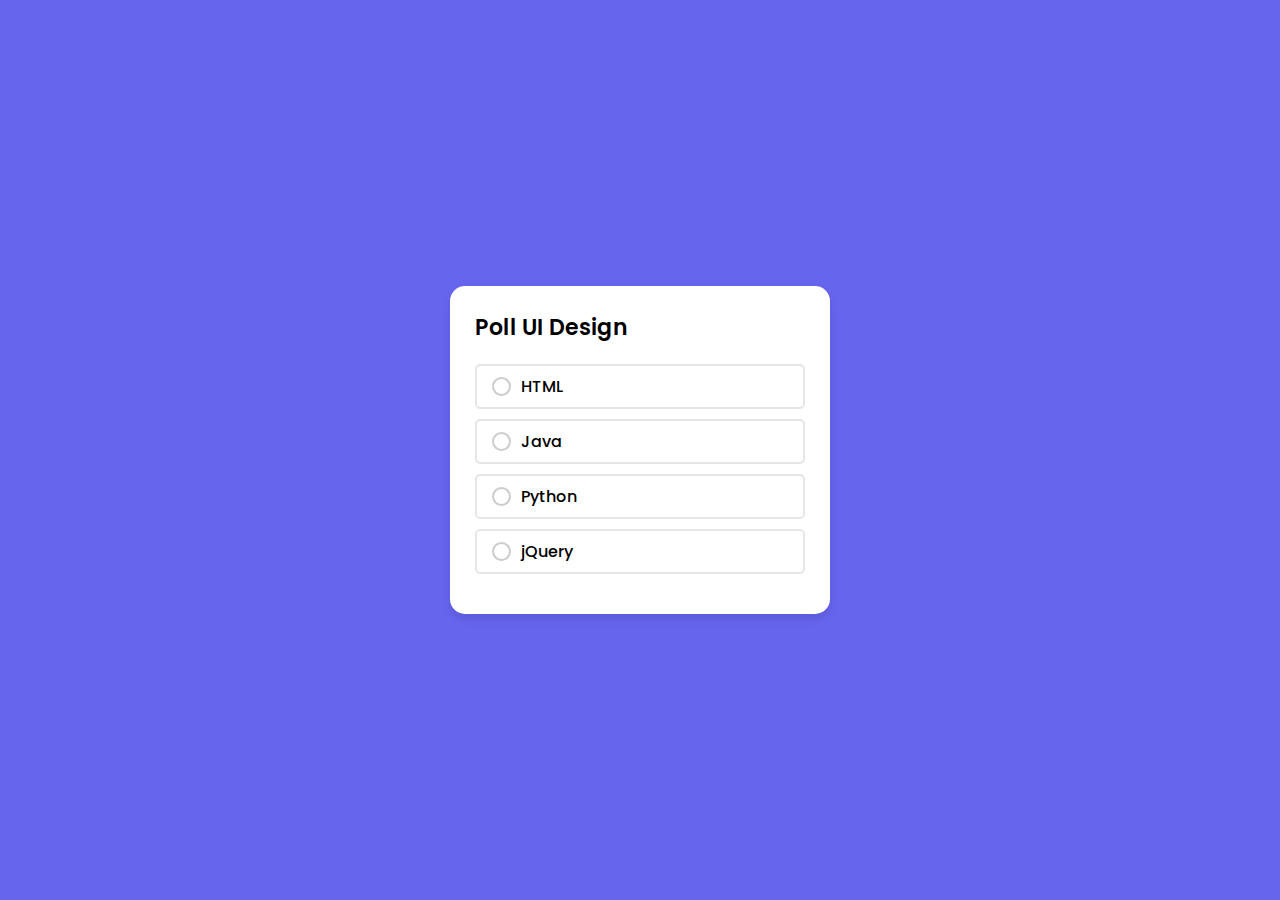
<file: choix/index.html>
<!DOCTYPE html>
<!-- Coding By CodingNepal - youtube.com/codingnepal -->
<html lang="fr">
<head>
  <meta charset="UTF-8">
  <meta name="viewport" content="width=device-width, initial-scale=1.0">
  <title>Choisir un projet ou une association</title>
  <link rel="stylesheet" href="style.css">
</head>
<body>
  <div class="wrapper">
    <header>Poll UI Design</header>
    <div class="poll-area">
      <input type="checkbox" name="poll" id="opt-1">
      <input type="checkbox" name="poll" id="opt-2">
      <input type="checkbox" name="poll" id="opt-3">
      <input type="checkbox" name="poll" id="opt-4">
      <label for="opt-1" class="opt-1">
        <div class="row">
          <div class="column">
            <span class="circle"></span>
            <span class="text">HTML</span>
          </div>
          <span class="percent">30%</span>
        </div>
        <div class="progress" style='--w:30;'></div>
      </label>
      <label for="opt-2" class="opt-2">
        <div class="row">
          <div class="column">
            <span class="circle"></span>
            <span class="text">Java</span>
          </div>
          <span class="percent">20%</span>
        </div>
        <div class="progress" style='--w:20;'></div>
      </label>
      <label for="opt-3" class="opt-3">
        <div class="row">
          <div class="column">
            <span class="circle"></span>
            <span class="text">Python</span>
          </div>
          <span class="percent">40%</span>
        </div>
        <div class="progress" style='--w:40;'></div>
      </label>
      <label for="opt-4" class="opt-4">
        <div class="row">
          <div class="column">
            <span class="circle"></span>
            <span class="text">jQuery</span>
          </div>
          <span class="percent">10%</span>
        </div>
        <div class="progress" style='--w:10;'></div>
      </label>
    </div>
  </div>

  <script src="script.js"></script>

</body>
</html>
</file>
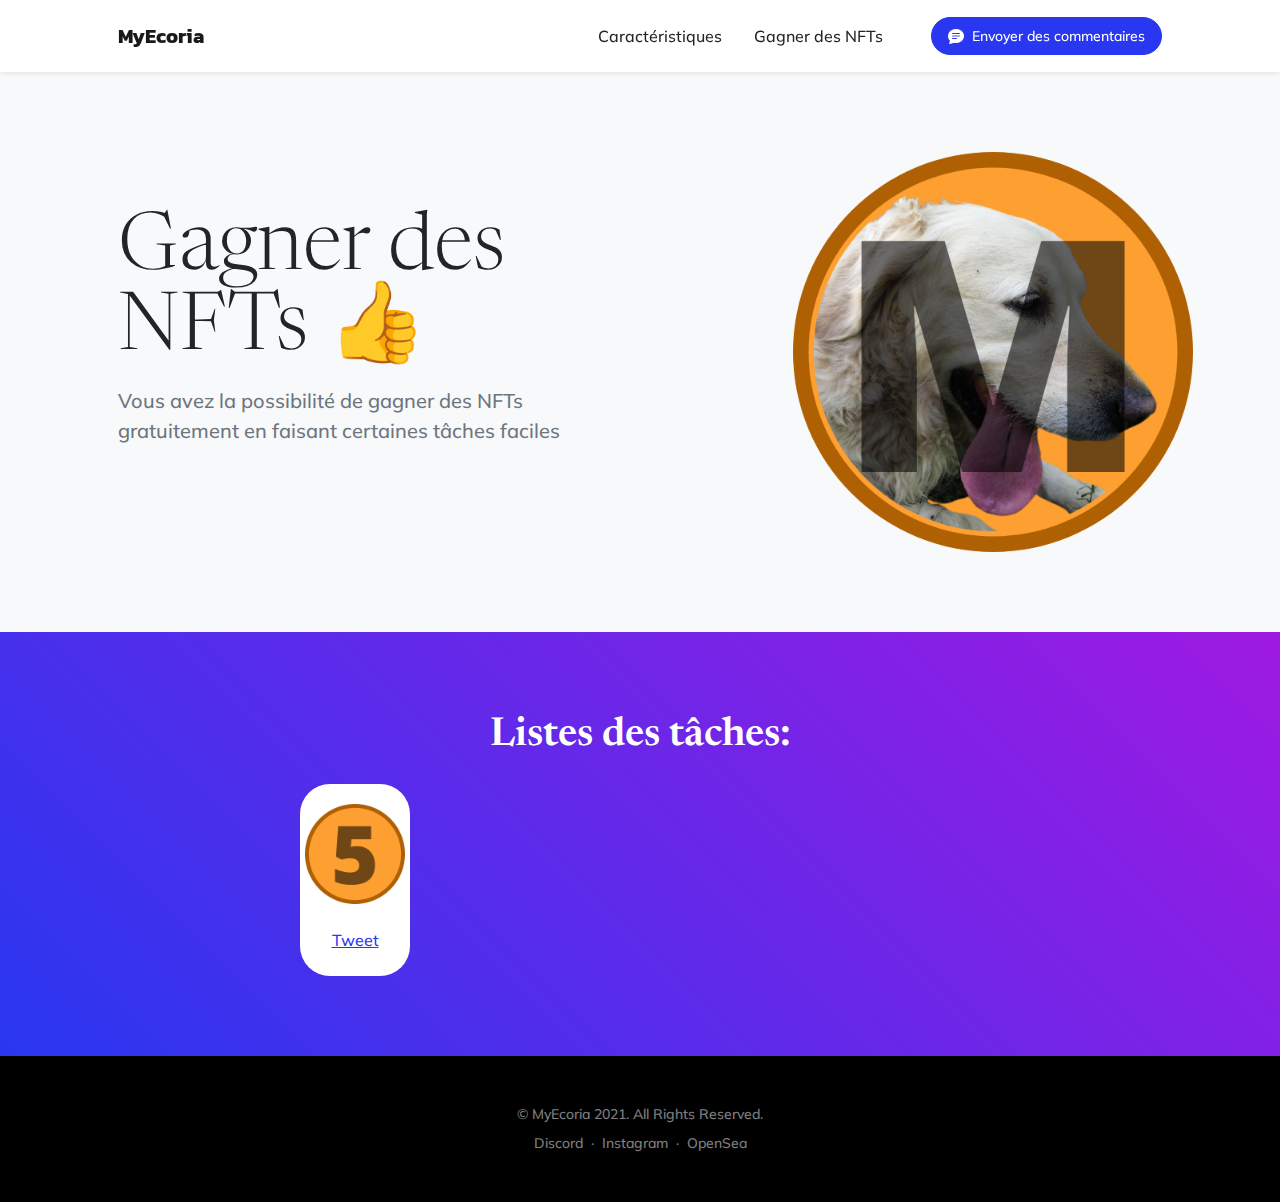
<file: gagner_mec.html>
<!DOCTYPE html>
<html lang="fr">
    <head>
        <meta charset="utf-8" />
        <meta name="viewport" content="width=device-width, initial-scale=1, shrink-to-fit=no" />
        <meta name="description" content="CryptVatar est un projet qui vise à créer des NFT et à en redistribuer les bénéfices aux associations. Ce projet à été crée par MyEcoria" />
        <meta name="author" content="" />
        <title>MyEcoria | Gagner des NFTs</title>
        <link rel="icon" type="image/x-icon" href="assets/img/logo.png" sizes="57x57"/>
        <!-- Bootstrap icons-->
        <link href="https://cdn.jsdelivr.net/npm/bootstrap-icons@1.5.0/font/bootstrap-icons.css" rel="stylesheet" />
        <!-- Google fonts-->
        <link rel="preconnect" href="https://fonts.gstatic.com" />
        <link href="https://fonts.googleapis.com/css2?family=Newsreader:ital,wght@0,600;1,600&amp;display=swap" rel="stylesheet" />
        <link href="https://fonts.googleapis.com/css2?family=Mulish:ital,wght@0,300;0,500;0,600;0,700;1,300;1,500;1,600;1,700&amp;display=swap" rel="stylesheet" />
        <link href="https://fonts.googleapis.com/css2?family=Kanit:ital,wght@0,400;1,400&amp;display=swap" rel="stylesheet" />
        <!-- Core theme CSS (includes Bootstrap)-->
        <link href="css/styles.css" rel="stylesheet" />
        <link rel="stylesheet" type="text/css" href="css/autres.css">
        <script data-ad-client="ca-pub-9645466131870589" async src="https://pagead2.googlesyndication.com/pagead/js/adsbygoogle.js"></script>
        </head>
    <body id="page-top">
        <!-- Navigation-->
        <nav class="navbar navbar-expand-lg navbar-light fixed-top shadow-sm" id="mainNav">
            <div class="container px-5">
                <a class="navbar-brand fw-bold" href="index.html#page-top">MyEcoria</a>
                <button class="navbar-toggler" type="button" data-bs-toggle="collapse" data-bs-target="#navbarResponsive" aria-controls="navbarResponsive" aria-expanded="false" aria-label="Toggle navigation">
                    Menu
                    <i class="bi-list"></i>
                </button>
                <div class="collapse navbar-collapse" id="navbarResponsive">
                    <ul class="navbar-nav ms-auto me-4 my-3 my-lg-0">
                        <li class="nav-item"><a class="nav-link me-lg-3" href="index.html#features">Caractéristiques</a></li>
                        <li class="nav-item"><a class="nav-link me-lg-3" href="gagner_mec.html">Gagner des NFTs</a></li>
                    </ul>
                    <button class="btn btn-primary rounded-pill px-3 mb-2 mb-lg-0" data-bs-toggle="modal" data-bs-target="#feedbackModal">
                        <span class="d-flex align-items-center">
                            <i class="bi-chat-text-fill me-2"></i>
                            <span class="small">Envoyer des commentaires</span>
                        </span>
                    </button>
                </div>
            </div>
        </nav>
        <!-- Mashead header-->
        <header class="masthead">
            <div class="container px-5">
                <div class="row gx-5 align-items-center">
                    <div class="col-lg-6">
                        <!-- Mashead text and app badges-->
                        <div class="mb-5 mb-lg-0 text-center text-lg-start">
                            <h1 class="display-1 lh-1 mb-3">Gagner des NFTs 👍</h1>
                            <p class="lead fw-normal text-muted mb-5">Vous avez la possibilité de gagner des NFTs gratuitement en faisant certaines tâches faciles</p>
                            <!--<div class="d-flex flex-column flex-lg-row align-items-center">
                                <a class="me-lg-3 mb-4 mb-lg-0" href="#!"><img class="app-badge" src="assets/img/google-play-badge.svg" alt="..." /></a>
                                <a href="#!"><img class="app-badge" src="assets/img/app-store-badge.svg" alt="..." /></a>
                            </div>-->
                        </div>
                    </div>
                    <div class="col-lg-6">
                        <!-- Masthead device mockup feature-->
                        <div class="masthead-device-mockup">
                            <svg class="circle" viewBox="0 0 100 100" xmlns="http://www.w3.org/2000/svg">
                                <defs>
                                    <linearGradient id="circleGradient" gradientTransform="rotate(45)">
                                        <stop class="gradient-start-color" offset="0%"></stop>
                                        <stop class="gradient-end-color" offset="100%"></stop>
                                    </linearGradient>
                                </defs>
                                <!--<circle cx="50" cy="50" r="50"></circle></svg
                            ><svg class="shape-1 d-none d-sm-block" viewBox="0 0 240.83 240.83" xmlns="http://www.w3.org/2000/svg">
                                <rect x="-32.54" y="78.39" width="305.92" height="84.05" rx="42.03" transform="translate(120.42 -49.88) rotate(45)"></rect>
                                <rect x="-32.54" y="78.39" width="305.92" height="84.05" rx="42.03" transform="translate(-49.88 120.42) rotate(-45)"></rect></svg>
                            ><svg class="shape-2 d-none d-sm-block" viewBox="0 0 100 100" xmlns="http://www.w3.org/2000/svg"><circle cx="50" cy="50" r="50"></circle></svg>-->
                            <div class="device-wrapper">
                                <div class="screen">
                                        <img src="assets/img/logo.png" height="400px" class="logo">
                                    </div>
                                 <!--<div class="device" data-device="iPhoneX" data-orientation="portrait" data-color="black" style="opacity: 0;">
                                    <div class="screen bg-black">
                                        <!--<video muted="muted" autoplay="" loop="" style="max-width: 100%; height: 100%"><source src="assets/video/logo.mp4" type="video/mp4" /></video>-->
                                    <!--</div>
                                </div>-->
                            </div>
                        </div>
                    </div>
                </div>
            </div>
        </header>
        <!-- Quote/testimonial aside-->
        <aside class="text-center bg-gradient-primary-to-secondary">
            <div class="container px-5">
                <div class="row gx-5 justify-content-center">
                    <div class="col-xl-8">
                        <div class="h2 fs-1 text-white mb-4">Listes des tâches:</div>
                        <!--<img src="assets/img/tnw-logo.svg" alt="..." style="height: 3rem" />-->
                        <div class="obptenir_mecs" style="padding-top: 20px; background-color: white; border-radius: 30px; text-align: center; width: 110px;">
                            <img class="fit-picture" src="assets/img/5tokens.png" height="100px">
                            </br>
                            </br>
                            <a href="https://twitter.com/share?ref_src=twsrc%5Etfw" class="twitter-share-button" data-size="large" data-text="CryptVatar est un projet qui vise à créer des NFT et à en redistribuer les bénéfices aux associations. " data-url="https://bit.ly/3nDKI6F" data-via="buchez_pierric" data-hashtags="MyEcoria & CryptVatar" data-show-count="false">Tweet</a><script async src="https://platform.twitter.com/widgets.js" charset="utf-8"></script>
                            </br>
                            </br>
                        </div>
                    </div>
                </div>
            </div>
        </aside>
        
        
            
        <!-- App badge section-->
        <!--<section class="bg-gradient-primary-to-secondary" id="download">
            <div class="container px-5">
                <h2 class="text-center text-white font-alt mb-4">Retrouvez-nous sur:</h2>
                <div class="d-flex flex-column flex-lg-row align-items-center justify-content-center">
                    <a class="me-lg-3 mb-4 mb-lg-0" href="https://www.instagram.com/ecoria_projet/"><img class="app-badge" src="assets/img/instagram.png" alt="..." /></a>
                    <a href="https://discord.gg/nd2ygh2rfq"><img class="app-badge" src="assets/img/discord.png" alt="..." /></a>
                    <a href="https://twitter.com/buchez_pierric"><img class="app-badge" src="assets/img/twitter.png" alt="..." /></a>
                </div>
            </div>
        </section>-->
        <!-- Footer-->
        <footer class="bg-black text-center py-5">
            <div class="container px-5">
                <div class="text-white-50 small">
                    <div class="mb-2">&copy; MyEcoria 2021. All Rights Reserved.</div>
                    <a href="https://discord.gg/nd2ygh2rfq">Discord</a>
                    <span class="mx-1">&middot;</span>
                    <a href="https://www.instagram.com/ecoria_projet/">Instagram</a>
                    <span class="mx-1">&middot;</span>
                    <a href="https://opensea.io/collection/cryptvatar">OpenSea</a>
                </div>
            </div>
        </footer>
        <!-- Feedback Modal-->
        <div class="modal fade" id="feedbackModal" tabindex="-1" aria-labelledby="feedbackModalLabel" aria-hidden="true">
            <div class="modal-dialog modal-dialog-centered">
                <div class="modal-content">
                    <div class="modal-header bg-gradient-primary-to-secondary p-4">
                        <h5 class="modal-title font-alt text-white" id="feedbackModalLabel">Envoyer des commentaires</h5>
                        <button class="btn-close btn-close-white" type="button" data-bs-dismiss="modal" aria-label="Close"></button>
                    </div>
                    <div class="modal-body border-0 p-4">
                        <!-- * * * * * * * * * * * * * * *-->
                        <!-- * * SB Forms Contact Form * *-->
                        <!-- * * * * * * * * * * * * * * *-->
                        <!-- This form is pre-integrated with SB Forms.-->
                        <!-- To make this form functional, sign up at-->
                        <!-- https://startbootstrap.com/solution/contact-forms-->
                        <!-- to get an API token!-->
                        <form id="contactForm" data-sb-form-api-token="API_TOKEN">
                            <!-- Name input-->
                            <div class="form-floating mb-3">
                                <input class="form-control" id="name" type="text" placeholder="Entrer votre nom..." data-sb-validations="required" />
                                <label for="name">Nom complet</label>
                                <div class="invalid-feedback" data-sb-feedback="name:required">A name is required.</div>
                            </div>
                            <!-- Email address input-->
                            <div class="form-floating mb-3">
                                <input class="form-control" id="email" type="email" placeholder="name@example.com" data-sb-validations="required,email" />
                                <label for="email">Votre adresse email</label>
                                <div class="invalid-feedback" data-sb-feedback="email:required">Une adresse e-mail est requise.</div>
                                <div class="invalid-feedback" data-sb-feedback="email:email">L'adresse email est invalide.</div>
                            </div>
                            <!-- Phone number input-->
                            <div class="form-floating mb-3">
                                <input class="form-control" id="phone" type="tel" placeholder="0645749558" data-sb-validations="required" />
                                <label for="phone">Numéro de téléphone</label>
                                <div class="invalid-feedback" data-sb-feedback="phone:required">Un numéro de téléphone est requis.</div>
                            </div>
                            <!-- Message input-->
                            <div class="form-floating mb-3">
                                <textarea class="form-control" id="message" type="text" placeholder="Entrer un message ici..." style="height: 10rem" data-sb-validations="required"></textarea>
                                <label for="message">Message</label>
                                <div class="invalid-feedback" data-sb-feedback="message:required">Un message est requis.</div>
                            </div>
                            <!-- Submit success message-->
                            <!---->
                            <!-- This is what your users will see when the form-->
                            <!-- has successfully submitted-->
                            <div class="d-none" id="submitSuccessMessage">
                                <div class="text-center mb-3">
                                    <div class="fw-bolder">Le service d'envoie est malheuresement en panne!</div>
                                    
                                </div>
                            </div>
                            <!-- Submit error message-->
                            <!---->
                            <!-- This is what your users will see when there is-->
                            <!-- an error submitting the form-->
                            <div class="d-none" id="submitErrorMessage"><div class="text-center text-danger mb-3">Le service d'envoie est malheuresement en panne!</div></div>
                            <!-- Submit Button-->
                            <div class="d-grid"><button class="btn btn-primary rounded-pill btn-lg disabled" id="submitButton" type="submit">Envoyer</button></div>
                        </form>
                    </div>
                </div>
            </div>
        </div>
        <!-- Bootstrap core JS-->
        <script src="https://cdn.jsdelivr.net/npm/bootstrap@5.1.0/dist/js/bootstrap.bundle.min.js"></script>
        <!-- Core theme JS-->
        <script src="js/scripts.js"></script>
        <!-- * * * * * * * * * * * * * * * * * * * * * * * * * * * * * * * * * * * * * * * *-->
        <!-- * *                               SB Forms JS                               * *-->
        <!-- * * Activate your form at https://startbootstrap.com/solution/contact-forms * *-->
        <!-- * * * * * * * * * * * * * * * * * * * * * * * * * * * * * * * * * * * * * * * *-->
        <script src="https://cdn.startbootstrap.com/sb-forms-latest.js"></script>
    </body>
</html>
</file>
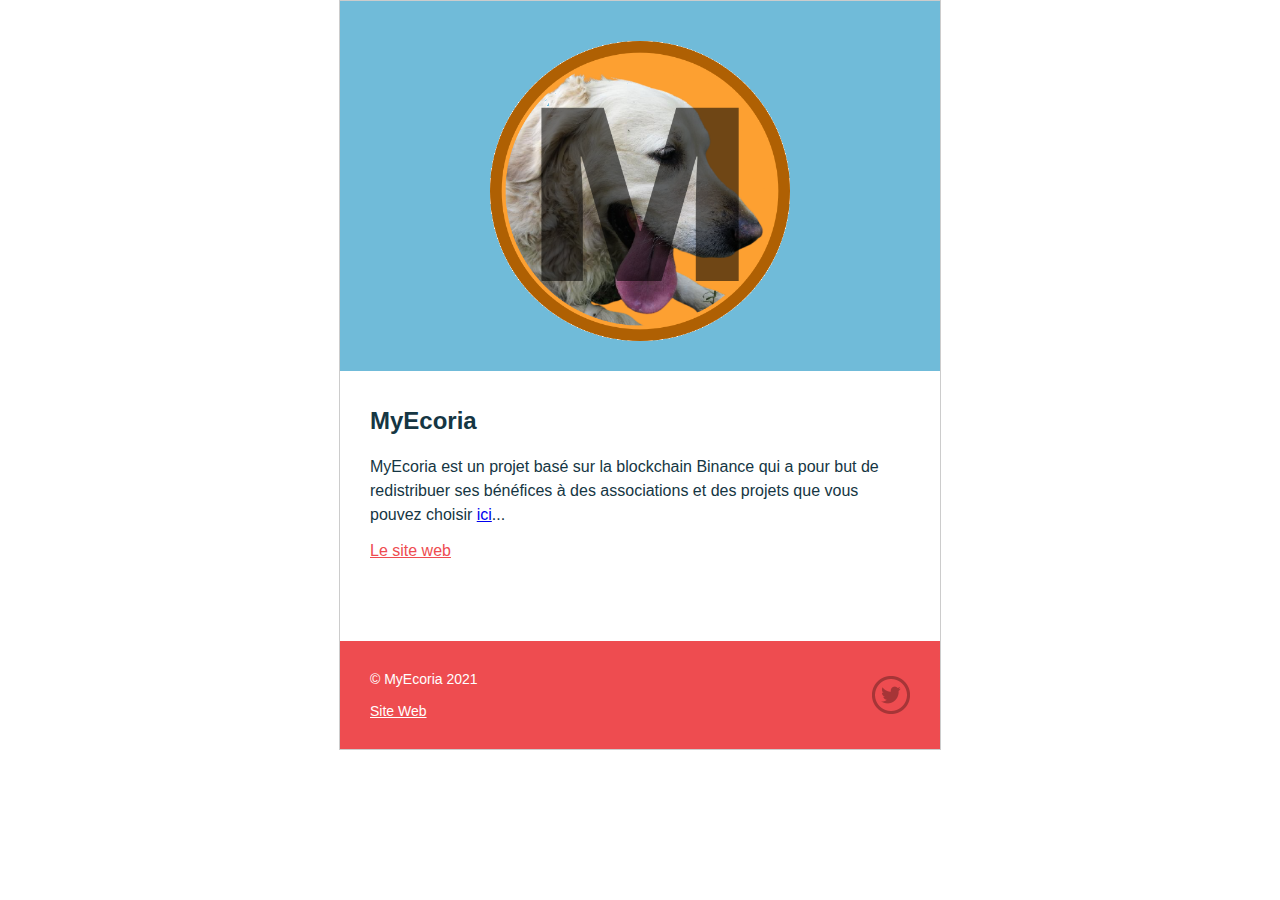
<file: mail.html>
<!DOCTYPE html>
<html lang="fr" xmlns="http://www.w3.org/1999/xhtml" xmlns:o="urn:schemas-microsoft-com:office:office">
<head>
  <meta charset="UTF-8">
  <meta name="viewport" content="width=device-width,initial-scale=1">
  <meta name="x-apple-disable-message-reformatting">
  <title></title>
  <!--[if mso]>
  <noscript>
    <xml>
      <o:OfficeDocumentSettings>
        <o:PixelsPerInch>96</o:PixelsPerInch>
      </o:OfficeDocumentSettings>
    </xml>
  </noscript>
  <![endif]-->
  <style>
    table, td, div, h1, p {font-family: Arial, sans-serif;}
  </style>
</head>
<body style="margin:0;padding:0;">
  <table role="presentation" style="width:100%;border-collapse:collapse;border:0;border-spacing:0;background:#ffffff;">
    <tr>
      <td align="center" style="padding:0;">
        <table role="presentation" style="width:602px;border-collapse:collapse;border:1px solid #cccccc;border-spacing:0;text-align:left;">
          <tr>
            <td align="center" style="padding:40px 0 30px 0;background:#70bbd9;">
              <img src="[data-uri]" alt="" width="300" style="height:auto;display:block;" />
            </td>
          </tr>
          <tr>
            <td style="padding:36px 30px 42px 30px;">
              <table role="presentation" style="width:100%;border-collapse:collapse;border:0;border-spacing:0;">
                <tr>
                  <td style="padding:0 0 36px 0;color:#153643;">
                    <h1 style="font-size:24px;margin:0 0 20px 0;font-family:Arial,sans-serif;">MyEcoria</h1>
                    <p style="margin:0 0 12px 0;font-size:16px;line-height:24px;font-family:Arial,sans-serif;">MyEcoria est un projet basé sur la blockchain Binance qui a pour but de redistribuer ses bénéfices à des associations et des projets que vous pouvez choisir <a href="https://mcorial.github.io/M-Site/">ici</a>...</p>
                    <p style="margin:0;font-size:16px;line-height:24px;font-family:Arial,sans-serif;"><a href="https://mcorial.github.io/M-Site/" style="color:#ee4c50;text-decoration:underline;">Le site web</a></p>
                  </td>
                </tr>
                
              </table>
            </td>
          </tr>
          <tr>
            <td style="padding:30px;background:#ee4c50;">
              <table role="presentation" style="width:100%;border-collapse:collapse;border:0;border-spacing:0;font-size:9px;font-family:Arial,sans-serif;">
                <tr>
                  <td style="padding:0;width:50%;" align="left">
                    <p style="margin:0;font-size:14px;line-height:16px;font-family:Arial,sans-serif;color:#ffffff;">
                      © MyEcoria 2021<br/></br><a href="https://mcorial.github.io/M-Site/" style="color:#ffffff;text-decoration:underline;">Site Web</a>
                    </p>
                  </td>
                  <td style="padding:0;width:50%;" align="right">
                    <table role="presentation" style="border-collapse:collapse;border:0;border-spacing:0;">
                      <tr>
                        <td style="padding:0 0 0 10px;width:38px;">
                          <a href="https://twitter.com/buchez_pierric" style="color:#ffffff;"><img src="[data-uri]" alt="Twitter" width="38" style="height:auto;display:block;border:0;" /></a>
                        </td>
                      </tr>
                    </table>
                  </td>
                </tr>
              </table>
            </td>
          </tr>
        </table>
      </td>
    </tr>
  </table>
</body>
</html>
</file>
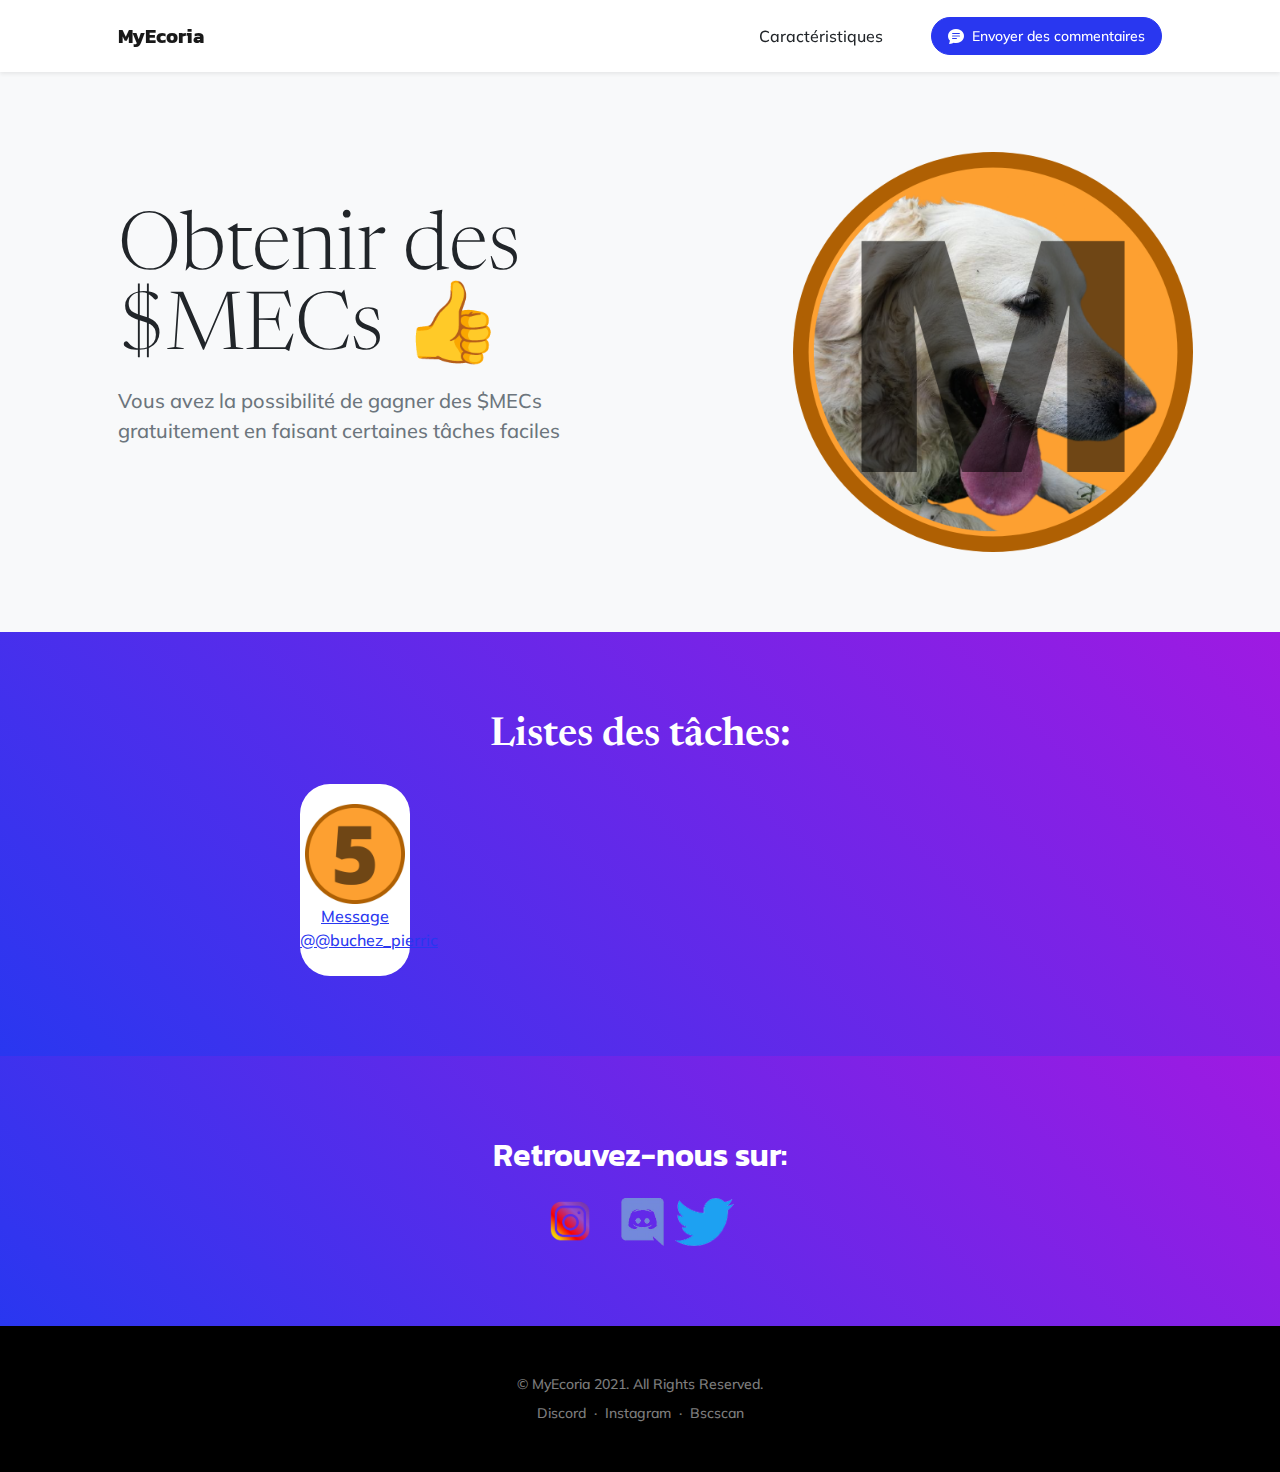
<file: obtenir_mec.html>
<!DOCTYPE html>
<html lang="fr">
    <head>
        <meta charset="utf-8" />
        <meta name="viewport" content="width=device-width, initial-scale=1, shrink-to-fit=no" />
        <meta name="description" content="MyEcoria est un projet basé sur la blockchain Ethereum qui a pour but de redistribuer ses bénéfices à des associations et des projets que vous pouvez choisir..." />
        <meta name="author" content="" />
        <title>MyEcoria | Obtenir des MECs</title>
        <link rel="icon" type="image/x-icon" href="assets/img/logo.png" sizes="57x57"/>
        <!-- Bootstrap icons-->
        <link href="https://cdn.jsdelivr.net/npm/bootstrap-icons@1.5.0/font/bootstrap-icons.css" rel="stylesheet" />
        <!-- Google fonts-->
        <link rel="preconnect" href="https://fonts.gstatic.com" />
        <link href="https://fonts.googleapis.com/css2?family=Newsreader:ital,wght@0,600;1,600&amp;display=swap" rel="stylesheet" />
        <link href="https://fonts.googleapis.com/css2?family=Mulish:ital,wght@0,300;0,500;0,600;0,700;1,300;1,500;1,600;1,700&amp;display=swap" rel="stylesheet" />
        <link href="https://fonts.googleapis.com/css2?family=Kanit:ital,wght@0,400;1,400&amp;display=swap" rel="stylesheet" />
        <!-- Core theme CSS (includes Bootstrap)-->
        <link href="css/styles.css" rel="stylesheet" />
        <link rel="stylesheet" type="text/css" href="css/autres.css">
    </head>
    <body id="page-top">
        <!-- Navigation-->
        <nav class="navbar navbar-expand-lg navbar-light fixed-top shadow-sm" id="mainNav">
            <div class="container px-5">
                <a class="navbar-brand fw-bold" href="#page-top">MyEcoria</a>
                <button class="navbar-toggler" type="button" data-bs-toggle="collapse" data-bs-target="#navbarResponsive" aria-controls="navbarResponsive" aria-expanded="false" aria-label="Toggle navigation">
                    Menu
                    <i class="bi-list"></i>
                </button>
                <div class="collapse navbar-collapse" id="navbarResponsive">
                    <ul class="navbar-nav ms-auto me-4 my-3 my-lg-0">
                        <li class="nav-item"><a class="nav-link me-lg-3" href="#features">Caractéristiques</a></li>
                        <!--<li class="nav-item"><a class="nav-link me-lg-3" href="#download">Download</a></li>-->
                    </ul>
                    <button class="btn btn-primary rounded-pill px-3 mb-2 mb-lg-0" data-bs-toggle="modal" data-bs-target="#feedbackModal">
                        <span class="d-flex align-items-center">
                            <i class="bi-chat-text-fill me-2"></i>
                            <span class="small">Envoyer des commentaires</span>
                        </span>
                    </button>
                </div>
            </div>
        </nav>
        <!-- Mashead header-->
        <header class="masthead">
            <div class="container px-5">
                <div class="row gx-5 align-items-center">
                    <div class="col-lg-6">
                        <!-- Mashead text and app badges-->
                        <div class="mb-5 mb-lg-0 text-center text-lg-start">
                            <h1 class="display-1 lh-1 mb-3">Obtenir des $MECs 👍</h1>
                            <p class="lead fw-normal text-muted mb-5">Vous avez la possibilité de gagner des $MECs gratuitement en faisant certaines tâches faciles</p>
                            <!--<div class="d-flex flex-column flex-lg-row align-items-center">
                                <a class="me-lg-3 mb-4 mb-lg-0" href="#!"><img class="app-badge" src="assets/img/google-play-badge.svg" alt="..." /></a>
                                <a href="#!"><img class="app-badge" src="assets/img/app-store-badge.svg" alt="..." /></a>
                            </div>-->
                        </div>
                    </div>
                    <div class="col-lg-6">
                        <!-- Masthead device mockup feature-->
                        <div class="masthead-device-mockup">
                            <svg class="circle" viewBox="0 0 100 100" xmlns="http://www.w3.org/2000/svg">
                                <defs>
                                    <linearGradient id="circleGradient" gradientTransform="rotate(45)">
                                        <stop class="gradient-start-color" offset="0%"></stop>
                                        <stop class="gradient-end-color" offset="100%"></stop>
                                    </linearGradient>
                                </defs>
                                <!--<circle cx="50" cy="50" r="50"></circle></svg
                            ><svg class="shape-1 d-none d-sm-block" viewBox="0 0 240.83 240.83" xmlns="http://www.w3.org/2000/svg">
                                <rect x="-32.54" y="78.39" width="305.92" height="84.05" rx="42.03" transform="translate(120.42 -49.88) rotate(45)"></rect>
                                <rect x="-32.54" y="78.39" width="305.92" height="84.05" rx="42.03" transform="translate(-49.88 120.42) rotate(-45)"></rect></svg>
                            ><svg class="shape-2 d-none d-sm-block" viewBox="0 0 100 100" xmlns="http://www.w3.org/2000/svg"><circle cx="50" cy="50" r="50"></circle></svg>-->
                            <div class="device-wrapper">
                                <div class="screen">
                                        <img src="assets/img/logo.png" height="400px" class="logo">
                                    </div>
                                 <!--<div class="device" data-device="iPhoneX" data-orientation="portrait" data-color="black" style="opacity: 0;">
                                    <div class="screen bg-black">
                                        <!--<video muted="muted" autoplay="" loop="" style="max-width: 100%; height: 100%"><source src="assets/video/logo.mp4" type="video/mp4" /></video>-->
                                    <!--</div>
                                </div>-->
                            </div>
                        </div>
                    </div>
                </div>
            </div>
        </header>
        <!-- Quote/testimonial aside-->
        <aside class="text-center bg-gradient-primary-to-secondary">
            <div class="container px-5">
                <div class="row gx-5 justify-content-center">
                    <div class="col-xl-8">
                        <div class="h2 fs-1 text-white mb-4">Listes des tâches:</div>
                        <!--<img src="assets/img/tnw-logo.svg" alt="..." style="height: 3rem" />-->
                        <div class="obptenir_mecs" style="padding-top: 20px; background-color: white; border-radius: 30px; text-align: center; width: 110px;">
                            <img class="fit-picture" src="assets/img/5tokens.png" height="100px">
                            </br>
                            <a href="https://twitter.com/messages/compose?recipient_id=1410604007597297664&ref_src=twsrc%5Etfw" class="twitter-dm-button" data-text="MyEcoria est un projet basé sur la blockchain binance et qui a pour but de redistribuer ses bénéfices à des associations et des projets que vous pouvez choisir... #MyEcoria #BNB #token" data-screen-name="@buchez_pierric" data-show-count="false">Message @@buchez_pierric</a><script async src="https://platform.twitter.com/widgets.js" charset="utf-8"></script>
                            </br>
                            </br>
                        </div>
                    </div>
                </div>
            </div>
        </aside>
        
        
            
        <!-- App badge section-->
        <section class="bg-gradient-primary-to-secondary" id="download">
            <div class="container px-5">
                <h2 class="text-center text-white font-alt mb-4">Retrouvez-nous sur:</h2>
                <div class="d-flex flex-column flex-lg-row align-items-center justify-content-center">
                    <a class="me-lg-3 mb-4 mb-lg-0" href="https://www.instagram.com/ecoria_projet/"><img class="app-badge" src="assets/img/instagram.png" alt="..." /></a>
                    <a href="https://discord.gg/nd2ygh2rfq"><img class="app-badge" src="assets/img/discord.png" alt="..." /></a>
                    <a href="https://twitter.com/buchez_pierric"><img class="app-badge" src="assets/img/twitter.png" alt="..." /></a>
                </div>
            </div>
        </section>
        <!-- Footer-->
        <footer class="bg-black text-center py-5">
            <div class="container px-5">
                <div class="text-white-50 small">
                    <div class="mb-2">&copy; MyEcoria 2021. All Rights Reserved.</div>
                    <a href="https://discord.gg/nd2ygh2rfq">Discord</a>
                    <span class="mx-1">&middot;</span>
                    <a href="https://www.instagram.com/ecoria_projet/">Instagram</a>
                    <span class="mx-1">&middot;</span>
                    <a href="https://testnet.bscscan.com/token/0x81d21c19b3fa38d17edad6cec4d91a00b060cb99">Bscscan</a>
                </div>
            </div>
        </footer>
        <!-- Feedback Modal-->
        <div class="modal fade" id="feedbackModal" tabindex="-1" aria-labelledby="feedbackModalLabel" aria-hidden="true">
            <div class="modal-dialog modal-dialog-centered">
                <div class="modal-content">
                    <div class="modal-header bg-gradient-primary-to-secondary p-4">
                        <h5 class="modal-title font-alt text-white" id="feedbackModalLabel">Envoyer des commentaires</h5>
                        <button class="btn-close btn-close-white" type="button" data-bs-dismiss="modal" aria-label="Close"></button>
                    </div>
                    <div class="modal-body border-0 p-4">
                        <!-- * * * * * * * * * * * * * * *-->
                        <!-- * * SB Forms Contact Form * *-->
                        <!-- * * * * * * * * * * * * * * *-->
                        <!-- This form is pre-integrated with SB Forms.-->
                        <!-- To make this form functional, sign up at-->
                        <!-- https://startbootstrap.com/solution/contact-forms-->
                        <!-- to get an API token!-->
                        <form id="contactForm" data-sb-form-api-token="API_TOKEN">
                            <!-- Name input-->
                            <div class="form-floating mb-3">
                                <input class="form-control" id="name" type="text" placeholder="Entrer votre nom..." data-sb-validations="required" />
                                <label for="name">Nom complet</label>
                                <div class="invalid-feedback" data-sb-feedback="name:required">A name is required.</div>
                            </div>
                            <!-- Email address input-->
                            <div class="form-floating mb-3">
                                <input class="form-control" id="email" type="email" placeholder="name@example.com" data-sb-validations="required,email" />
                                <label for="email">Votre adresse email</label>
                                <div class="invalid-feedback" data-sb-feedback="email:required">Une adresse e-mail est requise.</div>
                                <div class="invalid-feedback" data-sb-feedback="email:email">L'adresse email est invalide.</div>
                            </div>
                            <!-- Phone number input-->
                            <div class="form-floating mb-3">
                                <input class="form-control" id="phone" type="tel" placeholder="0645749558" data-sb-validations="required" />
                                <label for="phone">Numéro de téléphone</label>
                                <div class="invalid-feedback" data-sb-feedback="phone:required">Un numéro de téléphone est requis.</div>
                            </div>
                            <!-- Message input-->
                            <div class="form-floating mb-3">
                                <textarea class="form-control" id="message" type="text" placeholder="Entrer un message ici..." style="height: 10rem" data-sb-validations="required"></textarea>
                                <label for="message">Message</label>
                                <div class="invalid-feedback" data-sb-feedback="message:required">Un message est requis.</div>
                            </div>
                            <!-- Submit success message-->
                            <!---->
                            <!-- This is what your users will see when the form-->
                            <!-- has successfully submitted-->
                            <div class="d-none" id="submitSuccessMessage">
                                <div class="text-center mb-3">
                                    <div class="fw-bolder">Le service d'envoie est malheuresement en panne!</div>
                                    
                                </div>
                            </div>
                            <!-- Submit error message-->
                            <!---->
                            <!-- This is what your users will see when there is-->
                            <!-- an error submitting the form-->
                            <div class="d-none" id="submitErrorMessage"><div class="text-center text-danger mb-3">Le service d'envoie est malheuresement en panne!</div></div>
                            <!-- Submit Button-->
                            <div class="d-grid"><button class="btn btn-primary rounded-pill btn-lg disabled" id="submitButton" type="submit">Envoyer</button></div>
                        </form>
                    </div>
                </div>
            </div>
        </div>
        <!-- Bootstrap core JS-->
        <script src="https://cdn.jsdelivr.net/npm/bootstrap@5.1.0/dist/js/bootstrap.bundle.min.js"></script>
        <!-- Core theme JS-->
        <script src="js/scripts.js"></script>
        <!-- * * * * * * * * * * * * * * * * * * * * * * * * * * * * * * * * * * * * * * * *-->
        <!-- * *                               SB Forms JS                               * *-->
        <!-- * * Activate your form at https://startbootstrap.com/solution/contact-forms * *-->
        <!-- * * * * * * * * * * * * * * * * * * * * * * * * * * * * * * * * * * * * * * * *-->
        <script src="https://cdn.startbootstrap.com/sb-forms-latest.js"></script>
    </body>
</html>
</file>
<file: choix/style.css>
@import url('https://fonts.googleapis.com/css2?family=Poppins:wght@200;300;400;500;600;700&display=swap');
*{
  margin: 0;
  padding: 0;
  box-sizing: border-box;
  font-family: 'Poppins', sans-serif;
}
body{
  display: flex;
  align-items: center;
  justify-content: center;
  min-height: 100vh;
  background: #6665ee;
}
::selection{
  color: #fff;
  background: #6665ee;
}
.wrapper{
  background: #fff;
  border-radius: 15px;
  padding: 25px;
  max-width: 380px;
  width: 100%;
  box-shadow: 0px 5px 10px rgba(0,0,0,0.1);
}
.wrapper header{
  font-size: 22px;
  font-weight: 600;
}
.wrapper .poll-area{
  margin: 20px 0 15px 0;
}
.poll-area label{
  display: block;
  margin-bottom: 10px;
  border-radius: 5px;
  padding: 8px 15px;
  border: 2px solid #e6e6e6;
  transition: all 0.2s ease;
}
.poll-area label:hover{
  border-color: #ddd;
}
label.selected{
  border-color: #6665ee!important;
}
label .row{
  display: flex;
  pointer-events: none;
  justify-content: space-between;
}
label .row .column{
  display: flex;
  align-items: center;
}
label .row .circle{
  height: 19px;
  width: 19px;
  display: block;
  border: 2px solid #ccc;
  border-radius: 50%;
  margin-right: 10px;
  position: relative;
}
label.selected .row .circle{
  border-color: #6665ee;
}
label .row .circle::after{
  content: "";
  height: 11px;
  width: 11px;
  background: #6665ee;
  border-radius: inherit;
  position: absolute;
  left: 2px;
  top: 2px;
  display: none;
}
.poll-area label:hover .row .circle::after{
  display: block;
  background: #e6e6e6;
}
label.selected .row .circle::after{
  display: block;
  background: #6665ee!important;
}
label .row span{
  font-size: 16px;
  font-weight: 500;
}
label .row .percent{
  display: none;
}
label .progress{
  height: 7px;
  width: 100%;
  position: relative;
  background: #f0f0f0;
  margin: 8px 0 3px 0;
  border-radius: 30px;
  display: none;
  pointer-events: none;
}
label .progress:after{
  position: absolute;
  content: "";
  height: 100%;
  background: #ccc;
  width: calc(1% * var(--w));
  border-radius: inherit;
  transition: all 0.2s ease;
}
label.selected .progress::after{
  background: #6665ee;
}
label.selectall .progress,
label.selectall .row .percent{
  display: block;
}
input[type="radio"],
input[type="checkbox"]{
  display: none;
}
</file>
<file: css/autres.css>
@media screen and (max-width: 1000px) {
	img.logo{
		display: none;
	}

	
}

@media screen and (max-width: 1000px) {
	img.imgfaq{
		display: none;
	}
}

p.pierric {

        opacity: 0.7;
        text-align: center
}
</file>
